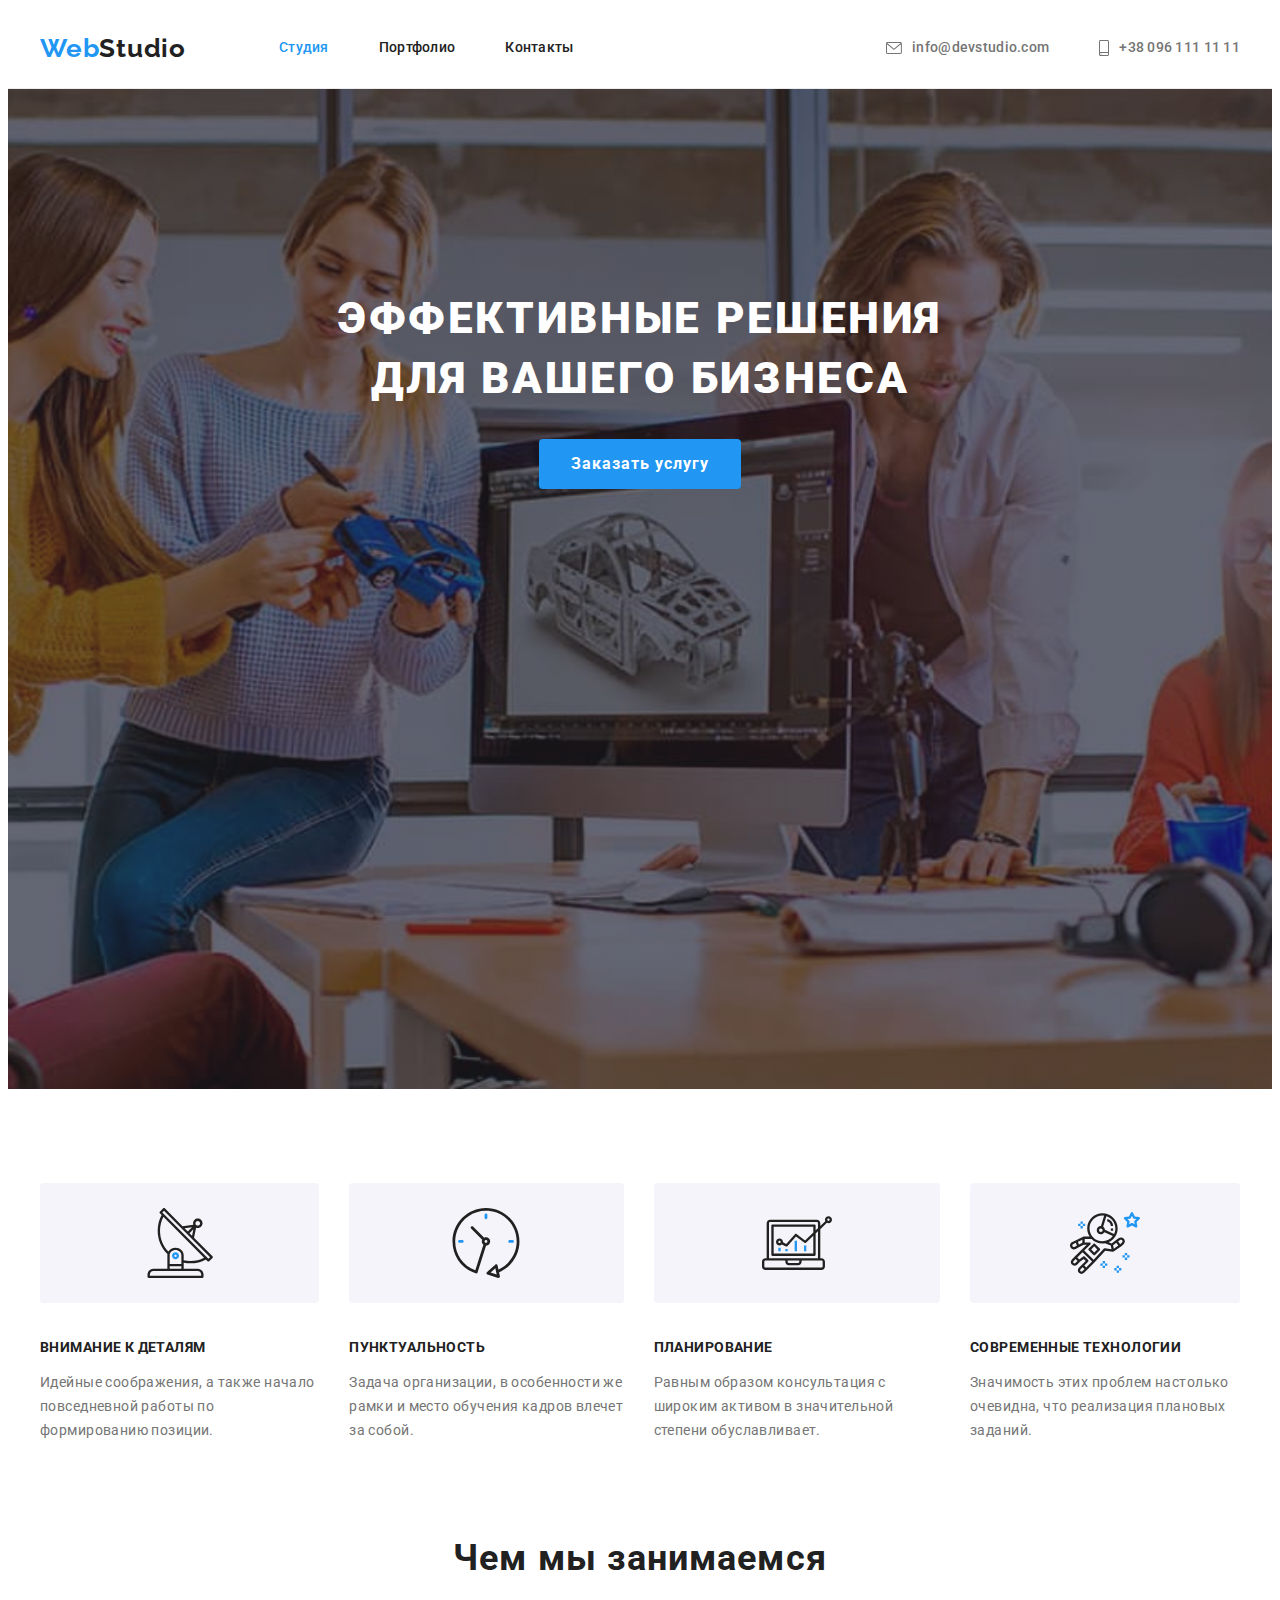
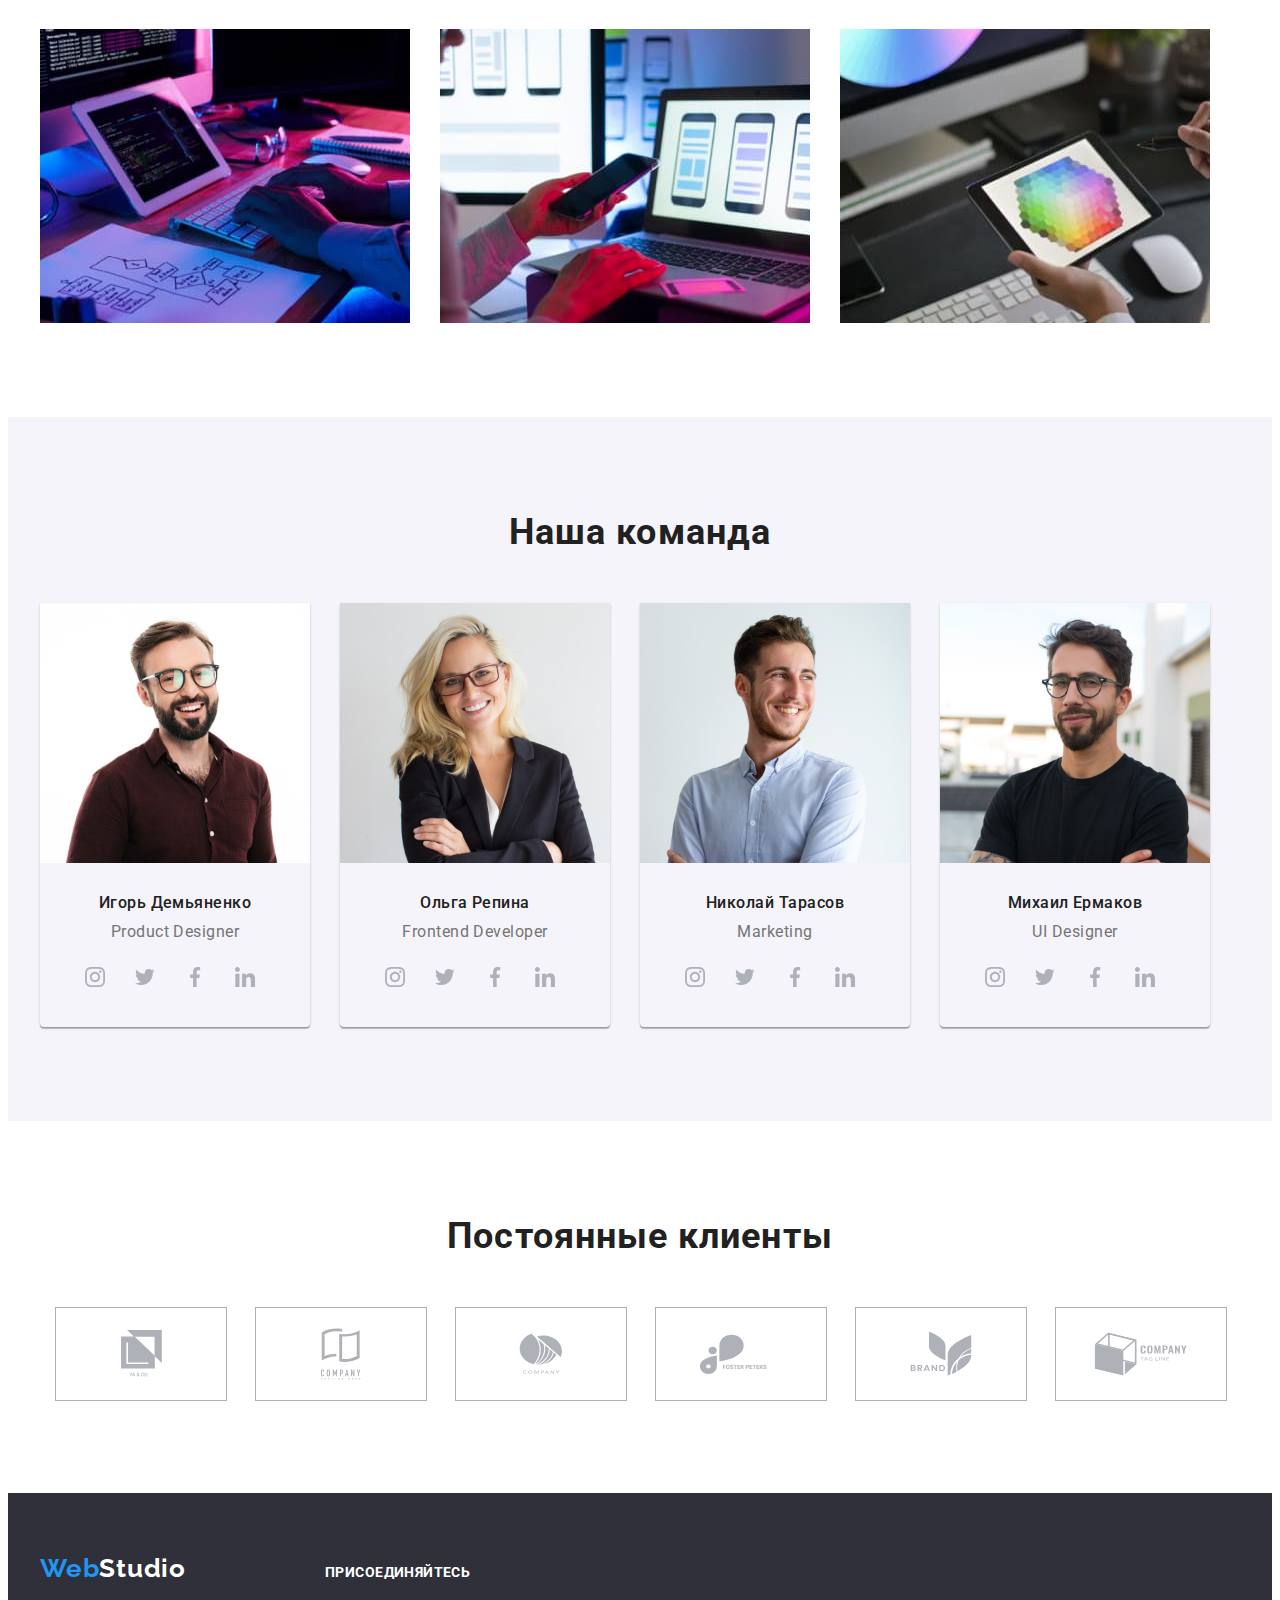
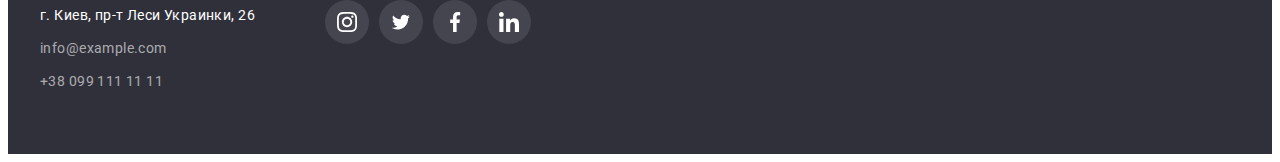
<file: index.html>
<!DOCTYPE html>
<html lang="ru">
    <head>
        <meta charset="UTF-8">
        <meta http-equiv="X-UA-Compatible" content="IE=edge">
        <meta name="viewport" content="width=device-width, initial-scale=1.0">
        <title>goit-markup-hw-03</title>
        <link rel="preconnect" href="https://fonts.googleapis.com">
        <link rel="preconnect" href="https://fonts.gstatic.com" crossorigin>
        <link href="https://fonts.googleapis.com/css2?family=Raleway:wght@700&family=Roboto:wght@400;500;700;900&display=swap" rel="stylesheet">
        <link rel="stylesheet" href="https://cdnjs.cloudflare.com/ajax/libs/modern-normalize/1.1.0/modern-normalize.min.css" integrity="sha512-wpPYUAdjBVSE4KJnH1VR1HeZfpl1ub8YT/NKx4PuQ5NmX2tKuGu6U/JRp5y+Y8XG2tV+wKQpNHVUX03MfMFn9Q==" crossorigin="anonymous" referrerpolicy="no-referrer" />
        <link rel="stylesheet" href="./css/style.css">
    </head>
    <body class="page">
        <!-- Шапка страницы -->
        <header class="page-header">
            <div class="container page-header-container">
                <nav class="page-header-nav">
                    <!--Логотип-ссылка-->
                    <a href="./index.html" class="logo link header-logo"><span class="logo-web">Web</span>Studio</a>
                    <!--Навигация на другие страницы-->
                    <ul class="site-nav list">
                        <li class="site-nav-item"><a href="./index.html" class="site-nav-link link site-nav-link-current" aria-current="page">Студия</a></li>
                        <li class="site-nav-item"><a href="./portfolio.html" class="site-nav-link link">Портфолио</a></li>
                        <li class="site-nav-item"><a href="" class="site-nav-link link">Контакты</a></li>
                    </ul>
                </nav>
                <!--Контакты-->
                <ul class="contacts-nav list">
                    <li class="contacts-nav-item">
                        <a href="mailto:info@devstudio.com" class="contacts-nav-link link">
                            <svg class="header-contact-icon" width="16" height="12">
                                <use href="./images/icons.svg#icon-header_mail"></use>
                            </svg>
                            info@devstudio.com
                        </a>
                    </li>
                    <li class="contacts-nav-item">
                        <a href="tel:+380961111111" class="contacts-nav-link link">
                            <svg class="header-contact-icon" width="10" height="16">
                                <use href="./images/icons.svg#icon-header_phone"></use>
                            </svg>
                            +38 096 111 11 11
                        </a>
                    </li>
                </ul>
            </div>
        </header>
        <!--Основная часть страницы-->
        <main>
            <!--Герой-->
            <section class="hero">
                <h1 class="hero-title">Эффективные решения для вашего бизнеса</h1>
                <button type="button" class="button button-hero">Заказать услугу</button>
            </section>
            <!--Блок особенности-->
            <section class="section">
                <div class="container">
                    <h2 class="section-title section-title-unvisible">Особенности</h2>
                    <ul class="feature-list list">
                        <li class="feature-list-item icon-details">
                            <div class="feature-list-container">
                                <svg class="feature-list-icon" width="70" height="70">
                                    <use href="./images/icons.svg#icon-features_01_details"></use>
                                </svg>
                            </div>
                            <h3 class="feature-list-title">Внимание к деталям</h3>
                            <p class="feature-list-text">Идейные соображения, а также начало повседневной работы по формированию позиции.
                            </p>
                        </li>
                        <li class="feature-list-item icon-time">
                            <div class="feature-list-container">
                                <svg class="feature-list-icon" width="70" height="70">
                                    <use href="./images/icons.svg#icon-features_02_time"></use>
                                </svg>
                            </div>
                            <h3 class="feature-list-title">Пунктуальность</h3>
                            <p class="feature-list-text">Задача организации, в особенности же рамки и место обучения кадров влечет за собой.
                            </p>
                        </li>
                        <li class="feature-list-item icon-planing">
                            <div class="feature-list-container">
                                <svg class="feature-list-icon" width="70" height="70">
                                    <use href="./images/icons.svg#icon-features_03_planing"></use>
                                </svg>
                            </div>
                            <h3 class="feature-list-title">Планирование</h3>
                            <p class="feature-list-text">Равным образом консультация с широким активом в значительной степени обуславливает.
                            </p>
                        </li>
                        <li class="feature-list-item icon-technology">
                            <div class="feature-list-container">
                                <svg class="feature-list-icon" width="70" height="70">
                                    <use href="./images/icons.svg#icon-features_04_technology"></use>
                                </svg>
                            </div>
                            <h3 class="feature-list-title">Современные технологии</h3>
                            <p class="feature-list-text">Значимость этих проблем настолько очевидна, что реализация плановых заданий.</p>
                        </li>
                    </ul>
                </div>
            </section>
            <!--Блок Чем мы занимаемся-->
            <section class="section section-our-jobs">
                <div class="container">
                    <h2 class="section-title section-our-jobs-title">Чем мы занимаемся</h2>
                    <ul class="our-jobs-list list">
                        <li class="our-jobs-list-item"><img class="our-jobs-img" src="./images/WhatWeAreDo1.jpg" alt="Человек занимается написание кода для приложения на компьютере"
                                width="370" height="294"></li>
                        <li class="our-jobs-list-item"><img class="our-jobs-img" src="./images/WhatWeAreDo2.jpg" alt="Человек выбирает макет для приложения, держа в руке телефон"
                                width="370" height="294"></li>
                        <li class="our-jobs-list-item"><img class="our-jobs-img" src="./images/WhatWeAreDo3.jpg" alt="Человек подбор цвет на планшете" width="370" height="294"></li>
                    </ul>
                </div>
            </section>
            <!--Блок Наша команда-->
            <section class="section team">
                <div class="container">
                    <h2 class="section-title">Наша команда</h2>
                    <ul class="team-list list">
                        <li class="team-list-item">
                            <img src="./images/personal1.jpg" alt="Парень в очках с бородой и усами в бордовой рубашке" width="270"
                                height="260" class="team-photo">
                            <h3 class="team-list-title">Игорь Демьяненко</h3>
                            <p class="team-list-text">Product Designer</p>
                            <ul class="team-social-list list">
                                <li class="team-social-item">
                                    <a href="" class="team-social-link link">
                                        <svg class="team-social-icon" width="20" height="20">
                                            <use href="./images/icons.svg#icon-social_instagram"></use>
                                        </svg>
                                    </a>
                                </li>
                                <li class="team-social-item">
                                    <a href="" class="team-social-link link">
                                        <svg class="team-social-icon" width="20" height="20">
                                            <use href="./images/icons.svg#icon-social_twitter"></use>
                                        </svg>
                                    </a>
                                </li>
                                <li class="team-social-item">
                                    <a href="" class="team-social-link link">
                                        <svg class="team-social-icon" width="20" height="20">
                                            <use href="./images/icons.svg#icon-social_facebook"></use>
                                        </svg>
                                    </a>
                                </li>
                                <li class="team-social-item">
                                    <a href="" class="team-social-link link">
                                        <svg class="team-social-icon" width="20" height="20">
                                            <use href="./images/icons.svg#icon-social_linkedin"></use>
                                        </svg>
                                    </a>
                                </li>
                            </ul>                
                        </li>
                        <li class="team-list-item">
                            <img src="./images/personal2.jpg" alt="Девушка со светлыми волосами в очках а пиджаке" width="270" height="260" class="team-photo">
                            <h3 class="team-list-title">Ольга Репина</h3>
                            <p class="team-list-text">Frontend Developer</p>
                            <ul class="team-social-list list">
                                <li class="team-social-item">
                                    <a href="" class="team-social-link link">
                                        <svg class="team-social-icon" width="20" height="20">
                                            <use href="./images/icons.svg#icon-social_instagram"></use>
                                        </svg>
                                    </a>
                                </li>
                                <li class="team-social-item">
                                    <a href="" class="team-social-link link">
                                        <svg class="team-social-icon" width="20" height="20">
                                            <use href="./images/icons.svg#icon-social_twitter"></use>
                                        </svg>
                                    </a>
                                </li>
                                <li class="team-social-item">
                                    <a href="" class="team-social-link link">
                                        <svg class="team-social-icon" width="20" height="20">
                                            <use href="./images/icons.svg#icon-social_facebook"></use>
                                        </svg>
                                    </a>
                                </li>
                                <li class="team-social-item">
                                    <a href="" class="team-social-link link">
                                        <svg class="team-social-icon" width="20" height="20">
                                            <use href="./images/icons.svg#icon-social_linkedin"></use>
                                        </svg>
                                    </a>
                                </li>
                            </ul>
                        </li>
                        <li class="team-list-item">
                            <img src="./images/personal3.jpg" alt="Парень в светлой рубашке" width="270" height="260" class="team-photo">
                            <h3 class="team-list-title">Николай Тарасов</h3>
                            <p class="team-list-text">Marketing</p>
                            <ul class="team-social-list list">
                                <li class="team-social-item">
                                    <a href="" class="team-social-link link">
                                        <svg class="team-social-icon" width="20" height="20">
                                            <use href="./images/icons.svg#icon-social_instagram"></use>
                                        </svg>
                                    </a>
                                </li>
                                <li class="team-social-item">
                                    <a href="" class="team-social-link link">
                                        <svg class="team-social-icon" width="20" height="20">
                                            <use href="./images/icons.svg#icon-social_twitter"></use>
                                        </svg>
                                    </a>
                                </li>
                                <li class="team-social-item">
                                    <a href="" class="team-social-link link">
                                        <svg class="team-social-icon" width="20" height="20">
                                            <use href="./images/icons.svg#icon-social_facebook"></use>
                                        </svg>
                                    </a>
                                </li>
                                <li class="team-social-item">
                                    <a href="" class="team-social-link link">
                                        <svg class="team-social-icon" width="20" height="20">
                                            <use href="./images/icons.svg#icon-social_linkedin"></use>
                                        </svg>
                                    </a>
                                </li>
                            </ul>
                        </li>
                        <li class="team-list-item">
                            <img src="./images/personal4.jpg" alt="Парень в очках с бородой и усами в черной футболке" width="270"
                                height="260" class="team-photo">
                            <h3 class="team-list-title">Михаил Ермаков</h3>
                            <p class="team-list-text">UI Designer</p>
                            <ul class="team-social-list list">
                                <li class="team-social-item">
                                    <a href="" class="team-social-link link">
                                        <svg class="team-social-icon" width="20" height="20">
                                            <use href="./images/icons.svg#icon-social_instagram"></use>
                                        </svg>
                                    </a>
                                </li>
                                <li class="team-social-item">
                                    <a href="" class="team-social-link link">
                                        <svg class="team-social-icon" width="20" height="20">
                                            <use href="./images/icons.svg#icon-social_twitter"></use>
                                        </svg>
                                    </a>
                                </li>
                                <li class="team-social-item">
                                    <a href="" class="team-social-link link">
                                        <svg class="team-social-icon" width="20" height="20">
                                            <use href="./images/icons.svg#icon-social_facebook"></use>
                                        </svg>
                                    </a>
                                </li>
                                <li class="team-social-item">
                                    <a href="" class="team-social-link link">
                                        <svg class="team-social-icon" width="20" height="20">
                                            <use href="./images/icons.svg#icon-social_linkedin"></use>
                                        </svg>
                                    </a>
                                </li>
                            </ul>
                        </li>
                    </ul>
                </div>
            </section>
            <!--Блок Наши клиенты-->
            <section class="section clients">
                <div class="container">
                    <h2 class="section-title">Постоянные клиенты</h2>
                    <ul class="client-list list">
                        <li class="client-list-item"><a href="" class="client-link link">
                            <svg class="client-icon" width="41" height="46.7">
                                <use href="./images/icons.svg#icon-partner_1"></use>
                            </svg>
                        </a></li>
                        <li class="client-list-item"><a href="" class="client-link link">
                            <svg class="client-icon" width="40" height="52">
                                <use href="./images/icons.svg#icon-partner_2"></use>
                            </svg>
                        </a></li>
                        <li class="client-list-item"><a href="" class="client-link link">
                            <svg class="client-icon" width="43.46" height="41.18">
                                <use href="./images/icons.svg#icon-partner_3"></use>
                            </svg>
                        </a></li>
                        <li class="client-list-item"><a href="" class="client-link link">
                            <svg class="client-icon" width="84.44" height="40.62">
                                <use href="./images/icons.svg#icon-partner_4"></use>
                            </svg>
                        </a></li>
                        <li class="client-list-item"><a href="" class="client-link link">
                            <svg class="client-icon" width="62.54" height="45.43">
                                <use href="./images/icons.svg#icon-partner_5"></use>
                            </svg>
                        </a></li>
                        <li class="client-list-item"><a href="" class="client-link link">
                            <svg class="client-icon" width="93.79" height="43.93">
                                <use href="./images/icons.svg#icon-partner_6"></use>
                            </svg>
                        </a></li>
                    </ul>
                </div>
            </section>
        </main>
        <!--Подвал-->
        <footer class="footer">
            <div class="container fooret-container">
                <div class="footer-container-contacts"><a href="./index.html" class="footer-logo link logo"><span class="logo-web">Web</span>Studio</a>
                    <address>
                        <ul class="footer-contacts-list list">
                            <li class="footer-contacts-list-item"><a
                                    href="https://www.google.com/maps/place/%D0%B1%D1%83%D0%BB.+%D0%9B%D0%B5%D1%81%D0%B8+%D0%A3%D0%BA%D1%80%D0%B0%D0%B8%D0%BD%D0%BA%D0%B8,+26,+%D0%9A%D0%B8%D0%B5%D0%B2,+02000/@50.4265807,30.5361971,17z/data=!3m1!4b1!4m5!3m4!1s0x40d4cf0e033ecbe9:0x57a4dffefec77da0!8m2!3d50.4265807!4d30.5383858"
                                    class="footer-contacts-adress-link footer-contacts-link link">г. Киев, пр-т Леси Украинки, 26</a></li>
                            <li class="footer-contacts-list-item"><a href="mailto:info@example.com"
                                    class="footer-contacts-link link">info@example.com</a></li>
                            <li class="footer-contacts-list-item"><a href="tel:+380991111111" class="footer-contacts-link link">+38 099 111
                                    11 11</a></li>
                        </ul>
                    </address>
                </div>
                <div class="footer-container-social">
                    <h2 class="footer-social-title">Присоединяйтесь</h2>
                    <ul class="footer-social-list list">
                        <li class="footer-social-item">
                            <a href="" class="footer-social-link link">
                                <svg class="footer-social-icon" width="20" height="20">
                                    <use href="./images/icons.svg#icon-social_instagram"></use>
                                </svg>
                            </a>
                        </li>
                        <li class="footer-social-item">
                            <a href="" class="footer-social-link link">
                                <svg class="footer-social-icon" width="20" height="16.25">
                                    <use href="./images/icons.svg#icon-social_twitter"></use>
                                </svg>
                            </a>
                        </li>
                        <li class="footer-social-item">
                            <a href="" class="footer-social-link link">
                                <svg class="footer-social-icon" width="20" height="20">
                                    <use href="./images/icons.svg#icon-social_facebook"></use>
                                </svg>
                            </a>
                        </li>
                        <li class="footer-social-item">
                            <a href="" class="footer-social-link link">
                                <svg class="footer-social-icon" width="20" height="20">
                                    <use href="./images/icons.svg#icon-social_linkedin"></use>
                                </svg>
                            </a>
                        </li>
                    </ul>
                </div>
            </div>
        </footer>
    </body>
</html>
</file>
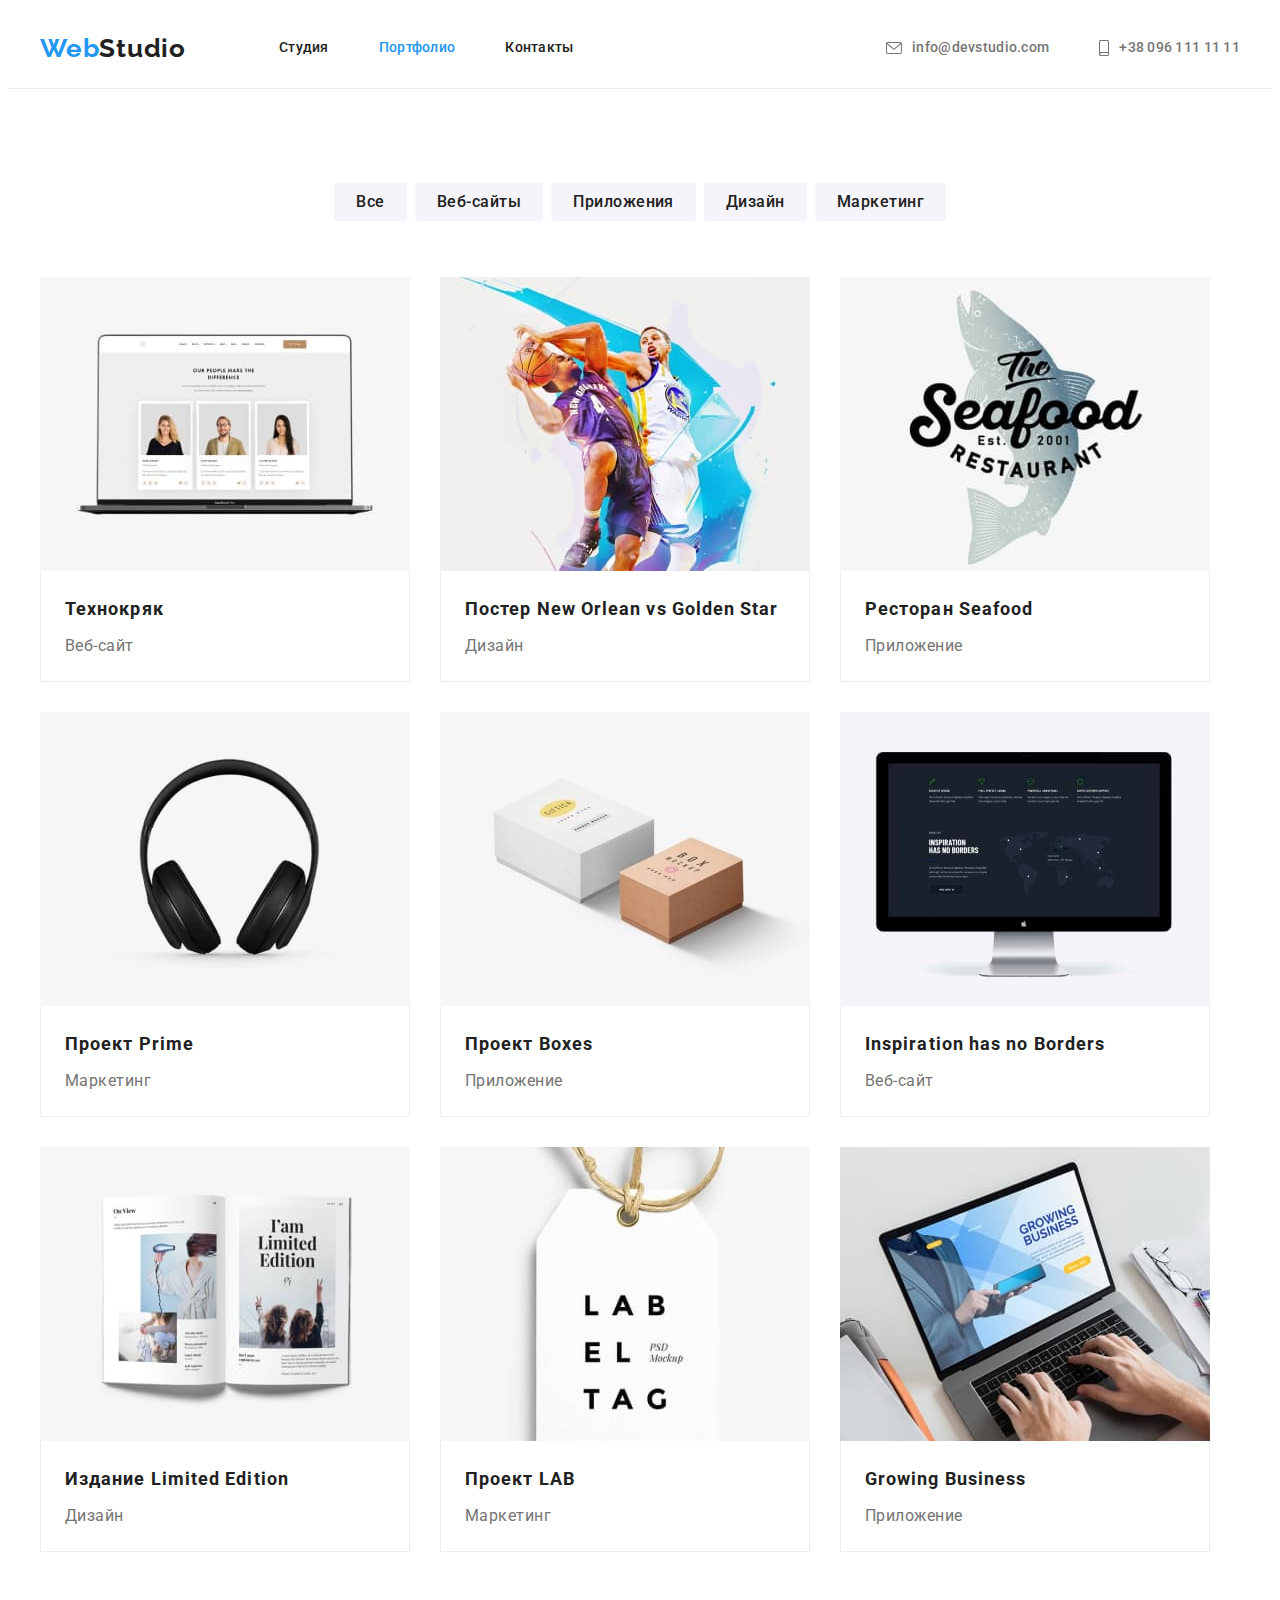
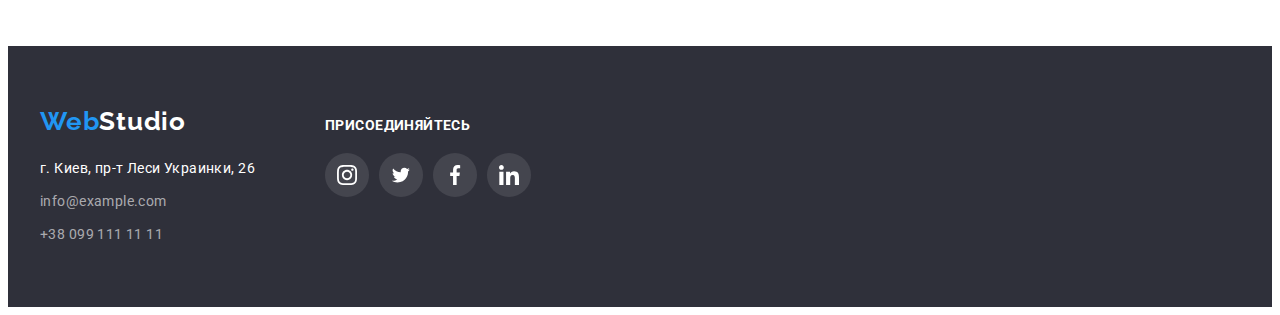
<file: portfolio.html>
<!DOCTYPE html>
<html lang="ru">
    <head>
        <meta charset="UTF-8">
        <meta http-equiv="X-UA-Compatible" content="IE=edge">
        <meta name="viewport" content="width=device-width, initial-scale=1.0">
        <title>goit-markup-hw-03</title>
        <link rel="preconnect" href="https://fonts.googleapis.com">
        <link rel="preconnect" href="https://fonts.gstatic.com" crossorigin>
        <link href="https://fonts.googleapis.com/css2?family=Raleway:wght@700&family=Roboto:wght@400;500;700;900&display=swap" rel="stylesheet">
        <link rel="stylesheet" href="https://cdnjs.cloudflare.com/ajax/libs/modern-normalize/1.1.0/modern-normalize.min.css" integrity="sha512-wpPYUAdjBVSE4KJnH1VR1HeZfpl1ub8YT/NKx4PuQ5NmX2tKuGu6U/JRp5y+Y8XG2tV+wKQpNHVUX03MfMFn9Q==" crossorigin="anonymous" referrerpolicy="no-referrer" />
        <link rel="stylesheet" href="./css/style.css">
    </head>
    <body class="page">
        <!-- Шапка страницы -->
        <header class="page-header">
            <div class="container page-header-container">
                <nav class="page-header-nav">
                    <!--Логотип-ссылка-->
                    <a href="./index.html" class="logo link header-logo"><span class="logo-web">Web</span>Studio</a>
                    <!--Навигация на другие страницы-->
                    <ul class="site-nav list">
                        <li class="site-nav-item"><a href="./index.html" class="site-nav-link link">Студия</a></li>
                        <li class="site-nav-item"><a href="./portfolio.html" class="site-nav-link link site-nav-link-current" aria-current="page">Портфолио</a></li>
                        <li class="site-nav-item"><a href="" class="site-nav-link link">Контакты</a></li>
                    </ul>
                </nav>
                <!--Контакты-->
                <ul class="contacts-nav list">
                    <li class="contacts-nav-item">
                        <a href="mailto:info@devstudio.com" class="contacts-nav-link link">
                            <svg class="header-contact-icon" width="16" height="12">
                                <use href="./images/icons.svg#icon-header_mail"></use>
                            </svg>
                            info@devstudio.com
                        </a>
                    </li>
                    <li class="contacts-nav-item">
                        <a href="tel:+380961111111" class="contacts-nav-link link">
                            <svg class="header-contact-icon" width="10" height="16">
                                <use href="./images/icons.svg#icon-header_phone"></use>
                            </svg>
                            +38 096 111 11 11
                        </a>
                    </li>
                </ul>
            </div>
        </header>
        <!--Основная часть страницы-->
        <main>
            <!--Фильтр портфолио-->
            <section class="section">
                <div class="container">
                    <h1 class="section-title section-title-unvisible">Наши работы</h1>
                    <ul class="filter-btn-list list">
                        <li class="filter-btn-list-item"><button type="button" class="button button-filter">Все</button></li>
                        <li class="filter-btn-list-item"><button type="button" class="button button-filter">Веб-сайты</button></li>
                        <li class="filter-btn-list-item"><button type="button" class="button button-filter">Приложения</button></li>
                        <li class="filter-btn-list-item"><button type="button" class="button button-filter">Дизайн</button></li>
                        <li class="filter-btn-list-item"><button type="button" class="button button-filter">Маркетинг</button></li>
                    </ul>
                    <!--Примеры работ-->
                    <ul class="portfolio-list list">
                        <li class="portfolio-item">
                            <a href="" class="portfolio-link link">
                                <img src="./images/portfolio1.jpg" class="portfolio-list-img" alt="включенный ноутбук" width="370" height="294">
                                <div class="portfolio-border">
                                    <h2 class="portfolio-list-title">Технокряк</h2>
                                    <p class="portfolio-list-group">Веб-сайт</p>
                                </div>
                            </a>
                        </li>
                        <li class="portfolio-item">
                            <a href="" class="portfolio-link link">
                                <img src="./images/portfolio2.jpg" class="portfolio-list-img" alt="два баскетболиста" width="370" height="294">
                                <div class="portfolio-border">
                                    <h2 class="portfolio-list-title">Постер New Orlean vs Golden Star</h2>
                                    <p class="portfolio-list-group">Дизайн</p>
                                </div>
                            </a>
                        </li>
                        <li class="portfolio-item">
                            <a href="" class="portfolio-link link">
                                <img src="./images/portfolio3.jpg" class="portfolio-list-img" alt="логотип с изображением рыбы" width="370"
                                    height="294">
                                <div class="portfolio-border">
                                    <h2 class="portfolio-list-title">Ресторан Seafood</h2>
                                    <p class="portfolio-list-group">Приложение</p>
                                </div>
                            </a>
                          </li>
                        <li class="portfolio-item">
                            <a href="" class="portfolio-link link">
                                <img src="./images/portfolio4.jpg" class="portfolio-list-img" alt="наушники" width="370" height="294">
                                <div class="portfolio-border">
                                    <h2 class="portfolio-list-title">Проект Prime</h2>
                                    <p class="portfolio-list-group">Маркетинг</p>
                                </div>
                            </a>
                        </li>
                        <li class="portfolio-item">
                            <a href="" class="portfolio-link link">
                                <img src="./images/portfolio5.jpg" class="portfolio-list-img" alt="две коробки" width="370" height="294">
                                <div class="portfolio-border">
                                    <h2 class="portfolio-list-title">Проект Boxes</h2>
                                    <p class="portfolio-list-group">Приложение</p>
                                </div>
                            </a>
                        </li>
                        <li class="portfolio-item">
                            <a href="" class="portfolio-link link">
                                <img src="./images/portfolio6.jpg" class="portfolio-list-img" alt="монитор" width="370" height="294">
                                <div class="portfolio-border">
                                    <h2 class="portfolio-list-title">Inspiration has no Borders</h2>
                                    <p class="portfolio-list-group">Веб-сайт</p>
                                </div>
                            </a>
                        </li>
                        <li class="portfolio-item">
                            <a href="" class="portfolio-link link">
                                <img src="./images/portfolio7.jpg" class="portfolio-list-img" alt="открытая книга" width="370" height="294">
                                <div class="portfolio-border">
                                    <h2 class="portfolio-list-title">Издание Limited Edition</h2>
                                    <p class="portfolio-list-group">Дизайн</p>
                                </div>
                            </a>
                        </li>
                        <li class="portfolio-item">
                            <a href="" class="portfolio-link link">
                                <img src="./images/portfolio8.jpg" class="portfolio-list-img" alt="лейба на шнуровке" width="370" height="294">
                                <div class="portfolio-border">
                                    <h2 class="portfolio-list-title">Проект LAB</h2>
                                    <p class="portfolio-list-group">Маркетинг</p>
                                </div>
                            </a>
                        </li>
                        <li class="portfolio-item">
                            <a href="" class="portfolio-link link">
                                <img src="./images/portfolio9.jpg" class="portfolio-list-img" alt="человек работает за ноутбуком" width="370"
                                    height="294">
                                <div class="portfolio-border">
                                    <h2 class="portfolio-list-title">Growing Business</h2>
                                    <p class="portfolio-list-group">Приложение</p>
                                </div>
                            </a>
                        </li>
                    </ul>
                </div>
            </section>
        </main>
        <!--Подвал-->
        <footer class="footer">
            <div class="container fooret-container">
                <div class="footer-container-contacts"><a href="./index.html" class="footer-logo link logo"><span
                            class="logo-web">Web</span>Studio</a>
                    <address>
                        <ul class="footer-contacts-list list">
                            <li class="footer-contacts-list-item"><a
                                    href="https://www.google.com/maps/place/%D0%B1%D1%83%D0%BB.+%D0%9B%D0%B5%D1%81%D0%B8+%D0%A3%D0%BA%D1%80%D0%B0%D0%B8%D0%BD%D0%BA%D0%B8,+26,+%D0%9A%D0%B8%D0%B5%D0%B2,+02000/@50.4265807,30.5361971,17z/data=!3m1!4b1!4m5!3m4!1s0x40d4cf0e033ecbe9:0x57a4dffefec77da0!8m2!3d50.4265807!4d30.5383858"
                                    class="footer-contacts-adress-link footer-contacts-link link">г. Киев, пр-т Леси Украинки,
                                    26</a></li>
                            <li class="footer-contacts-list-item"><a href="mailto:info@example.com"
                                    class="footer-contacts-link link">info@example.com</a></li>
                            <li class="footer-contacts-list-item"><a href="tel:+380991111111"
                                    class="footer-contacts-link link">+38 099 111
                                    11 11</a></li>
                        </ul>
                    </address>
                </div>
                <div class="footer-container-social">
                    <h2 class="footer-social-title">Присоединяйтесь</h2>
                    <ul class="footer-social-list list">
                        <li class="footer-social-item">
                            <a href="" class="footer-social-link link">
                                <svg class="footer-social-icon" width="20" height="20">
                                    <use href="./images/icons.svg#icon-social_instagram"></use>
                                </svg>
                            </a>
                        </li>
                        <li class="footer-social-item">
                            <a href="" class="footer-social-link link">
                                <svg class="footer-social-icon" width="20" height="16.25">
                                    <use href="./images/icons.svg#icon-social_twitter"></use>
                                </svg>
                            </a>
                        </li>
                        <li class="footer-social-item">
                            <a href="" class="footer-social-link link">
                                <svg class="footer-social-icon" width="20" height="20">
                                    <use href="./images/icons.svg#icon-social_facebook"></use>
                                </svg>
                            </a>
                        </li>
                        <li class="footer-social-item">
                            <a href="" class="footer-social-link link">
                                <svg class="footer-social-icon" width="20" height="20">
                                    <use href="./images/icons.svg#icon-social_linkedin"></use>
                                </svg>
                            </a>
                        </li>
                    </ul>
                </div>
            </div>
        </footer>
    </body>
</html>
</file>
<file: css/style.css>
/* ++вторичный цвет текста #212121; */
/* ++основной цвет текста #757575; */
/* белый #FFFFFF; */

/* ++акцент #2196F3; */

/* ++цвет почты и телефона в футере rgba(255, 255, 255, 0.6); */

/* основной цвет фона #FFFFFF */
/* вторичный цвет фона #F5F4FA */
/* фон хедера #FFFFFF */
/* фон футера #2F303A */

/*============================ Variables ==========================*/

:root {
    --main-text-color: #757575;
    --title-text-color: #212121;
    --action-color: #2196F3;
    --hero-title-color: #FFFFFF;
    --hero-btn-text-color: #FFFFFF;
    --hero-btn-bcg-color-action: #188CE8;
    --footer-mailphone-text-color: rgba(255, 255, 255, 0.6);
    
    --maim-background-color: #FFFFFF;
    --second-background-color: #F5F4FA;
    --hero-background-color: #C4C4C4;
    --footer-background-color: #2F303A;

    --header-border-bottom-color: #ECECEC;

    --feature-list-icon-background-color: #F5F4FA;

    --team-social-icon-color-passed: #AFB1B8;
    --team-social-icon-color-aktived: #FFFFFF;
    --team-social-icon-backgroundcolor-actived: #2196f3;

    --client-border-color-passer: #AFB1B8;
    --client-icon-color-passed: #AFB1B8;
    --client-border-color-actived: #2196F3;
    --client-icon-color-actived: #2196F3;

    --footer-social-icon-colot: #FFFFFF;
    --footer-social-icon-background-color-passed: rgba(255, 255, 255, 0.1);
    --footer-social-icon-background-color-actived: #2196F3;
}

/*=========================== Global =======================*/

h1,
h2,
h3,
h4,
h5,
h6,
p,
ul {
    
    padding: 0;
    margin: 0;
}

.container {
    width: 1200px;
    padding: 0 15px;
    /* outline: solid 2px red; */
    margin: 0 auto;
}

.page {
    color: var(--main-text-color);
    background-color: var(--maim-background-color);

    font-family: Roboto, sans-serif;
    letter-spacing: 0.03em;
}

.list {
    list-style: none;
}

.link {
    text-decoration: none;
}

.section {
    padding-top: 94px;
    padding-bottom: 94px;
}

.button {
    border-style: none;
    border-radius: 4px;
    display: inline-block;

    cursor: pointer;

    font-family: inherit;
    font-size: 16px;
    text-align: center;
}

/*=========================== MAIN PAGE ==============================*/

/*============================ Header-all-pages ==============================*/

.page-header {
    border-bottom: var(--header-border-bottom-color) solid 1px;
    /* padding-top: 24px;
    padding-bottom: 25px; */
}

/*++++++ Logo-all-pages ++++++*/

.logo {
    color: var(--title-text-color);

    font-family: Raleway, sans-serif;
    font-weight: 700;
    font-size: 26px;
    line-height: 1.19;
    letter-spacing: 0.03em;
}

/*.logo:focus,
.logo:hover {
    color: var(--action-color);
}*/

.logo-web {
    color: var(--action-color);
}

/*+++++ Navigate-site-all-pages ++++++*/

.site-nav-link {
    color: var(--title-text-color);

    display: block;

    padding-top: 32px;
    padding-bottom: 32px;
}

.contacts-nav-link{
    display: block;
}

.site-nav {
    display: flex;
}

.site-nav-item:not(:last-child) {
    margin-right: 50px;
}

.contacts-nav {
    display: flex;
    margin-left: auto;
}

.contacts-nav-item:not(:last-child) {
    margin-right: 50px;
}

.page-header-nav {
    display: flex;
    align-items: center;
}

.header-logo {
    margin-right: 93px;
}

.page-header-container {
    display: flex;
    align-items: center;
    /* justify-content: space-between; */
}

.site-nav,
.contacts-nav {
    letter-spacing: 0.02em;
    font-weight: 500;
    font-size: 14px;
    line-height: 1.14;
}

.site-nav-link:hover,
.site-nav-link:focus,
.site-nav-link-current {
    color: var(--action-color);
}

/*++++++ Contacts-all-pages +++++++*/

.contacts-nav-link {
    color: var(--main-text-color);
    display: flex;
    align-items: center;
}

.header-contact-icon {
    fill: currentColor;
    margin-right: 10px;
}

.contacts-nav-link:hover,
.contacts-nav-link:focus {
    color: var(--action-color);
}

/*============================ Hero-main-pages ================================*/

.hero {
    padding-top: 200px;
    padding-bottom: 200px;
    margin-left: auto;
    margin-right: auto;
    /* outline: solid red 1px; */

    height: 600px;
    max-width: 1600px;
    
    background-image: 
        linear-gradient(to right, rgba(47, 48, 58, 0.4), rgba(47, 48, 58, 0.4)), 
        url('../images/hero_background.jpg');
    background-color: var(--hero-background-color);
    background-repeat: no-repeat;
    background-position: center;
    background-size: cover;
    
    text-align: center;
}


.hero-title {
    margin-top: 0;
    margin-bottom: 30px;
    margin-left: auto;
    margin-right: auto;
    width: 696px;

    color: var(--hero-title-color);

    text-transform: uppercase;
    letter-spacing: 0.06em;
    font-weight: 900;
    font-size: 44px;
    line-height: 1.36;
}

.button-hero {
    min-width: 200px;
    /* min-height: 50px; */
    padding: 10px 32px;

    background-color: var(--action-color);
    color: var(--hero-btn-text-color);

    letter-spacing: 0.06em;
    line-height: 30px;
    font-weight: 700;
    
}

.button-hero:focus,
.button-hero:hover {
    background-color: var(--hero-btn-bcg-color-action);
}


/*=============================== Main-main-pages =============================*/

/*+++++++ features-main-pages +++++++*/

.section-title {
    margin-bottom: 50px;

    color: var(--title-text-color);

    text-align: center;
    font-weight: 700;
    font-size: 36px;
    line-height: 42px;
    letter-spacing: 0.03em;
}

.section-title-unvisible{
    position: absolute;
    width: 1px;
    height: 1px;
    margin: -1px;
    border: 0;
    padding: 0;
    white-space: nowrap;
    clip-path: inset(100%);
    clip: rect(0 0 0 0);
    overflow: hidden;
}

.feature-list {
    display: flex;
}

.feature-list-container {  
    margin-bottom: 30px;
    border-radius: 4px;
    display: flex;
    justify-content: center;
    align-items: center;
    padding-top: 25px;
    padding-bottom: 25px;

    background-color: #F5F4FA;
}

/*+++++ способ 2 иконка через before +++++++*/

/* .feature-list-item::before {
    display: block;
    content: "";
    height: 120px;
    margin-bottom: 30px;
    border-radius: 4px;
    
    background-color: #F5F4FA;
    background-repeat: no-repeat;
    background-position: center;
}

.icon-details::before {
    background-image: url(../images/features_01_details.svg);
}



.icon-time::before {
    background-image: url(../images/features_02_time.svg);
}

.icon-planing::before {
    background-image: url(../images/features_03_planing.svg);
}

.icon-technology::before {
    background-image: url(../images/features_04_technology.svg);
} */

/*+++++++++++++++++++++++++++++++++++++++++++*/

.feature-list-item:not(:last-child) {
    margin-right: 30px;
}

.feature-list-item {
    min-width: 270px;
}

.feature-list-title {
    margin-top: 0;
    margin-bottom: 10px;
    /* min-width: 270px; */

    color: var(--title-text-color);


    text-transform: uppercase;
    font-weight: 700;
    font-size: 14px;
    line-height: 2;
    letter-spacing: 0.03em;
}

.feature-list-text {
    margin-top: 0;
    margin-bottom: 0;

    font-size: 14px;
    line-height: 1.71;
    letter-spacing: 0.03em;
}

/*+++++++ Our-job-main-pages +++++++*/

.section-our-jobs {
    padding-top: 0;
}

.our-jobs-list {
    display: flex;
}

.our-jobs-img {
    display: block;
}

.our-jobs-list-item:not(:last-child) {
    margin-right: 30px;
}

/*+++++++ Team-main-pages +++++++*/


.team-list {
    display: flex;
    flex-wrap: wrap;
    gap: 30px;
}

/* .team-list-item:not(:last-child) {
    margin-right: 30px;
} */

.team-list-item {
    box-shadow: 0px 1px 3px rgba(0, 0, 0, 0.12), 0px 1px 1px rgba(0, 0, 0, 0.14), 0px 2px 1px rgba(0, 0, 0, 0.2);
    border-radius: 0px 0px 4px 4px;
    padding-bottom: 30px;
}

.team-list-title {
    margin-bottom: 10px;
    color: var(--title-text-color);

    font-weight: 500;
    font-size: 16px;
    line-height: 1.19;
    text-align: center;
}

.team-list-text {
    font-size: 16px;
    line-height: 1.19;
    text-align: center;
    margin-bottom: 16px;
}

.team {
    background-color: var(--second-background-color);
}

.team-photo {
    margin-bottom: 30px;
    display: block;
}

.team-social-list {
    display: flex;
    justify-content: center;
}

.team-social-item {
    width: 40px;
    height: 40px;
    margin-right: 10px;
}

.team-list-item:last-child {
    margin-right: 0px;
}

.team-social-link {
    display: flex;
    align-items: center;
    justify-content: center;
    width: 100%;
    height: 100%;
    border-radius: 50%;
    color: var(--team-social-icon-color-passed); /*способ изменения цвета 1*/
}

.team-social-icon {
    fill: currentColor; /*способ изменения цвета 1*/
}

.team-social-link:focus,
.team-social-link:hover {
    background-color: var(--team-social-icon-backgroundcolor-actived);
    color: var(--team-social-icon-color-aktived); /*способ изменения цвета 1*/
}

/*--------способ изменения цвета 2*-----/
/* .team-social-icon {
    fill: var(--team-social-icon-color-passed);
}

.team-social-link:focus .team-social-icon,
.team-social-link:hover .team-social-icon {
    fill: var(--team-social-icon-color-aktived);
} */
/*---------------------------------------*/

/*++++++++++++++++ client-main-page ++++++++++++++*/

.client-list {
    display: flex;
    flex-wrap: wrap;
    justify-content: center;
}

.client-list-item {
    width: 170px;
    height: 92px;
    border-radius: 4px;
}

.client-list-item:not(:last-child) {
    margin-right: 30px;
}

.client-link {
    display: flex;
    justify-content: center;
    align-items: center;
    width: 100%;
    height: 100%;
    border: 1px solid var(--client-border-color-passer);
    color: var(--client-icon-color-passed);
}

.client-icon {
    fill: currentColor;
}

.client-link:hover,
.client-link:focus {
    border-color: var(--client-border-color-actived);
    color: var(--client-icon-color-actived)
}

/*=========================== FOOTER-all-pages ==========================*/

.footer {
    padding: 60px 0;

    background-color: var(--footer-background-color);
    
}

.fooret-container {
    display: flex;
    align-items: baseline;
}

.footer-container-contacts {
    margin-right: 70px;
}

/*++++++++ footer-Logo-all-pages ++++++++++*/

.footer-logo {
    display: block;
    margin-bottom: 20px;

    color: var(--hero-title-color);
}

.footer-contacts-list-item:not(:last-child) {
    margin-bottom: 9px;
}

/*.footer-logo:focus,
.footer-logo:hover {
    color: var(--action-color);
}*/

/*++++++++ Address-all-pages +++++++++*/


/*++++++++ footer-contacts-all-pages +++++++*/

.footer-contacts-adress-link,
.footer-contacts-link {
    color: var(--footer-mailphone-text-color);

    font-style: normal;
    font-size: 14px;
    line-height: 1.71;
    letter-spacing: 0.03em;
}

.footer-contacts-adress-link {
    color: var(--hero-title-color);
}

.footer-contacts-link:focus,
.footer-contacts-link:hover {
    color: var(--action-color);
}

/*+++++++++++++ footer-social-all-pages++++++++++*/

.footer-social-title {
    margin-bottom: 20px;

    font-family: 'Roboto';
    font-style: normal;
    font-weight: 700;
    font-size: 14px;
    line-height: 16px;
    letter-spacing: 0.03em;
    text-transform: uppercase;
    
    color: #FFFFFF;
}

.footer-social-list {
    display: flex;
}

.footer-social-item {
    width: 44px;
    height: 44px;
    margin-right: 10px;

}

.footer-social-item:last-child {
    margin-right: 0;
}

.footer-social-link {
    display: flex;
    width: 100%;  
    height: 100%;
    border-radius: 50%;
    justify-content: center;
    align-items: center;

    background-color: var(--footer-social-icon-background-color-passed);
    color: var(--footer-social-icon-colot);
}

.footer-social-icon {
    fill: currentColor;
}

.footer-social-link:hover,
.footer-social-link:focus {
    background-color: var(--footer-social-icon-background-color-actived);
}


/*============================ PORTfOLIO PAGE ====================*/

/*+++++++++ Main-portfolio-page ++++++++++++*/

/*filter-button*/

.filter-btn-list {
    display: flex;
    justify-content: center;
    margin-bottom: 56px;
}

.filter-btn-list-item:not(:last-child) {
    margin-right: 8px;
}

.button-filter {
    min-width: 73px;
    /* min-height: 38px; */
    padding: 6px 22px;

    background-color: var(--second-background-color);
    color: var(--title-text-color);

    letter-spacing: 0.03em;
    line-height: 26px;
    font-weight: 500;
}

.button-filter:focus,
.button-filter:hover {
    background-color: var(--action-color);
    color: var(--hero-btn-text-color);
    box-shadow: 0px 3px 1px rgba(0, 0, 0, 0.1), 0px 1px 2px rgba(0, 0, 0, 0.08), 0px 2px 2px rgba(0, 0, 0, 0.12);
}

.portfolio-list {
    display: flex;
    flex-wrap: wrap;
    gap: 30px;
}

/*добавлет рамку, но на всю карточку*/
/* .portfolio-item {
    border-bottom: 1px solid #EEEEEE;
} */

.portfolio-border {
    border-bottom: 1px solid #EEEEEE;
    border-left: 1px solid #EEEEEE;
    border-right: 1px solid #EEEEEE;
    padding-top: 20px;
    padding-left: 24px;
    padding-bottom: 20px;
    padding-right: 24px;
    /* background-color: red; */
}

.portfolio-list-img {
    display: block;
}

.portfolio-list-title {
    margin-bottom: 4px;
    color: var(--title-text-color);

    letter-spacing: 0.06em;
    font-weight: 700;
    font-size: 18px;
    line-height: 2;
}

.portfolio-list-group {
    font-size: 16px;
    line-height: 1.88;
    color: var(--main-text-color);
}

.portfolio-link {
    display: block;
}

.portfolio-link:hover,
.portfolio-link:focus {
    box-shadow: 0px 1px 1px rgba(0, 0, 0, 0.12), 0px 4px 4px rgba(0, 0, 0, 0.06), 1px 4px 6px rgba(0, 0, 0, 0.16);
}
</file>
